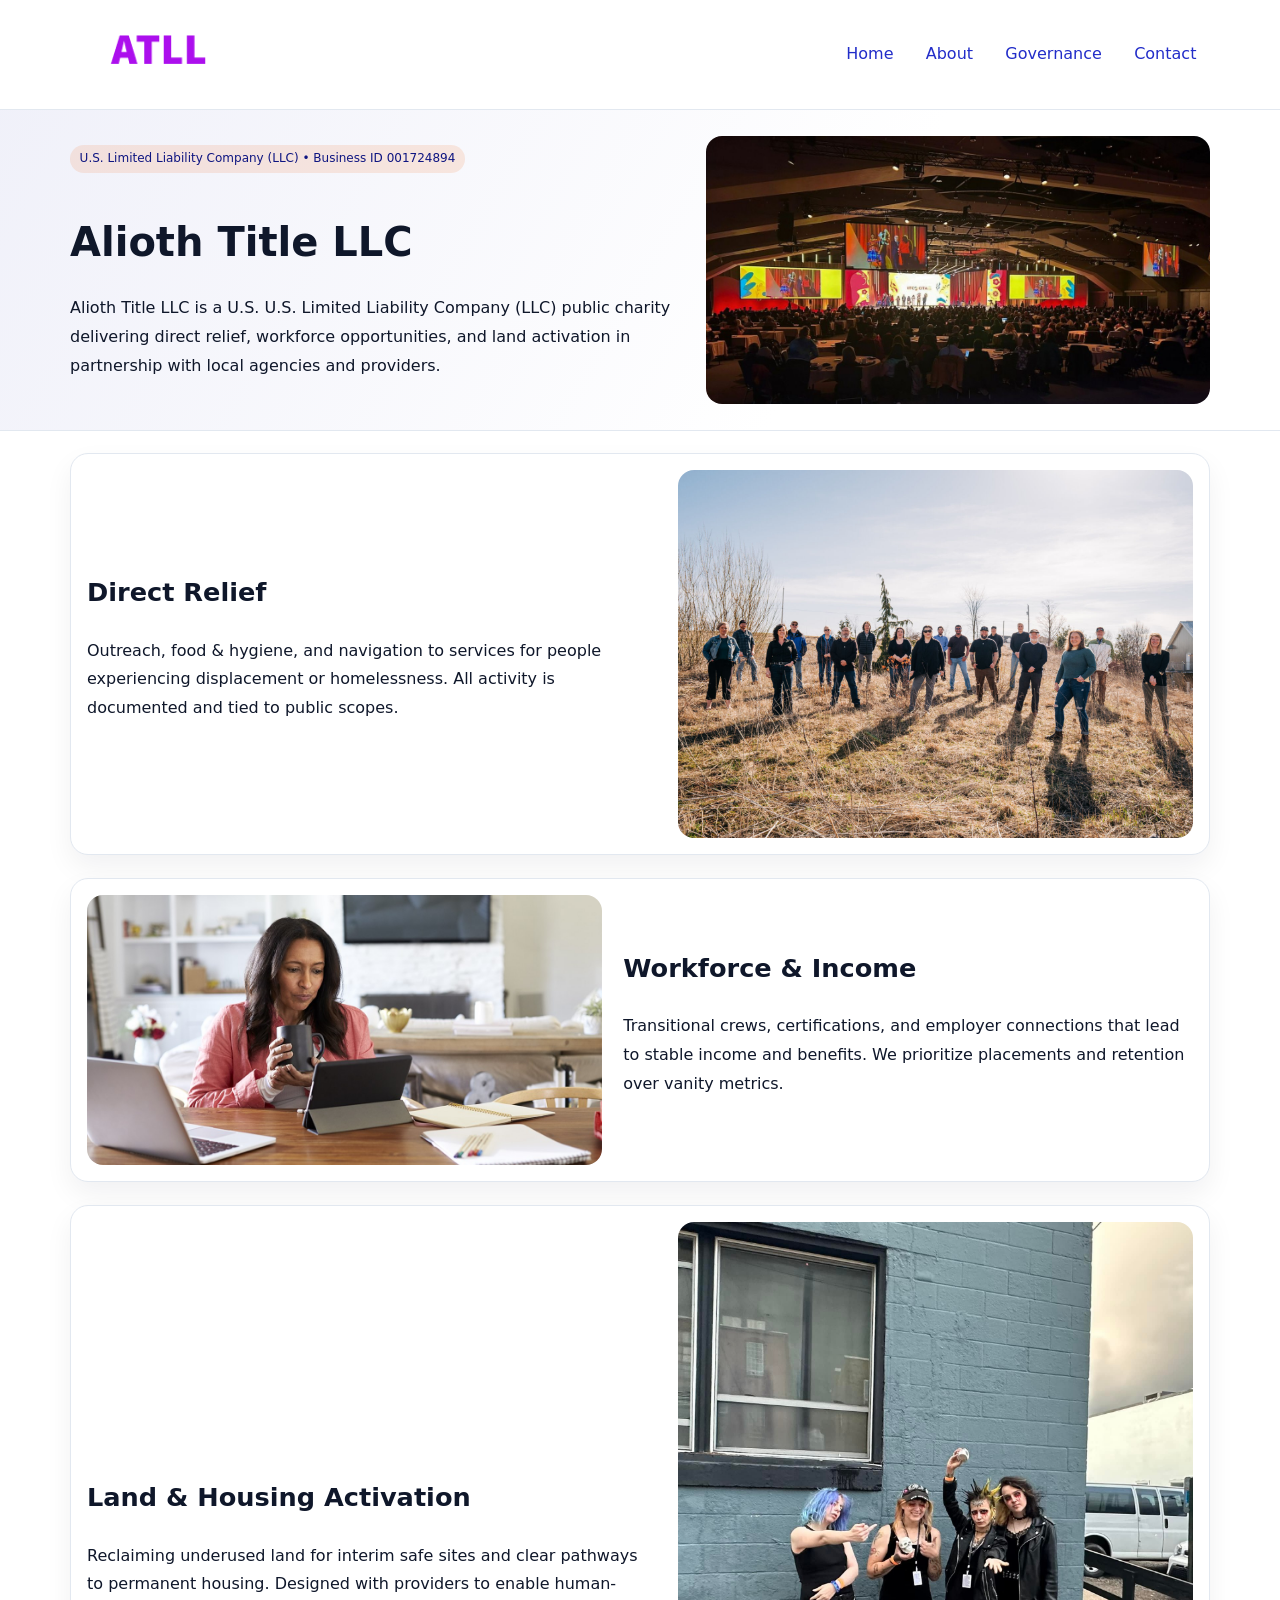
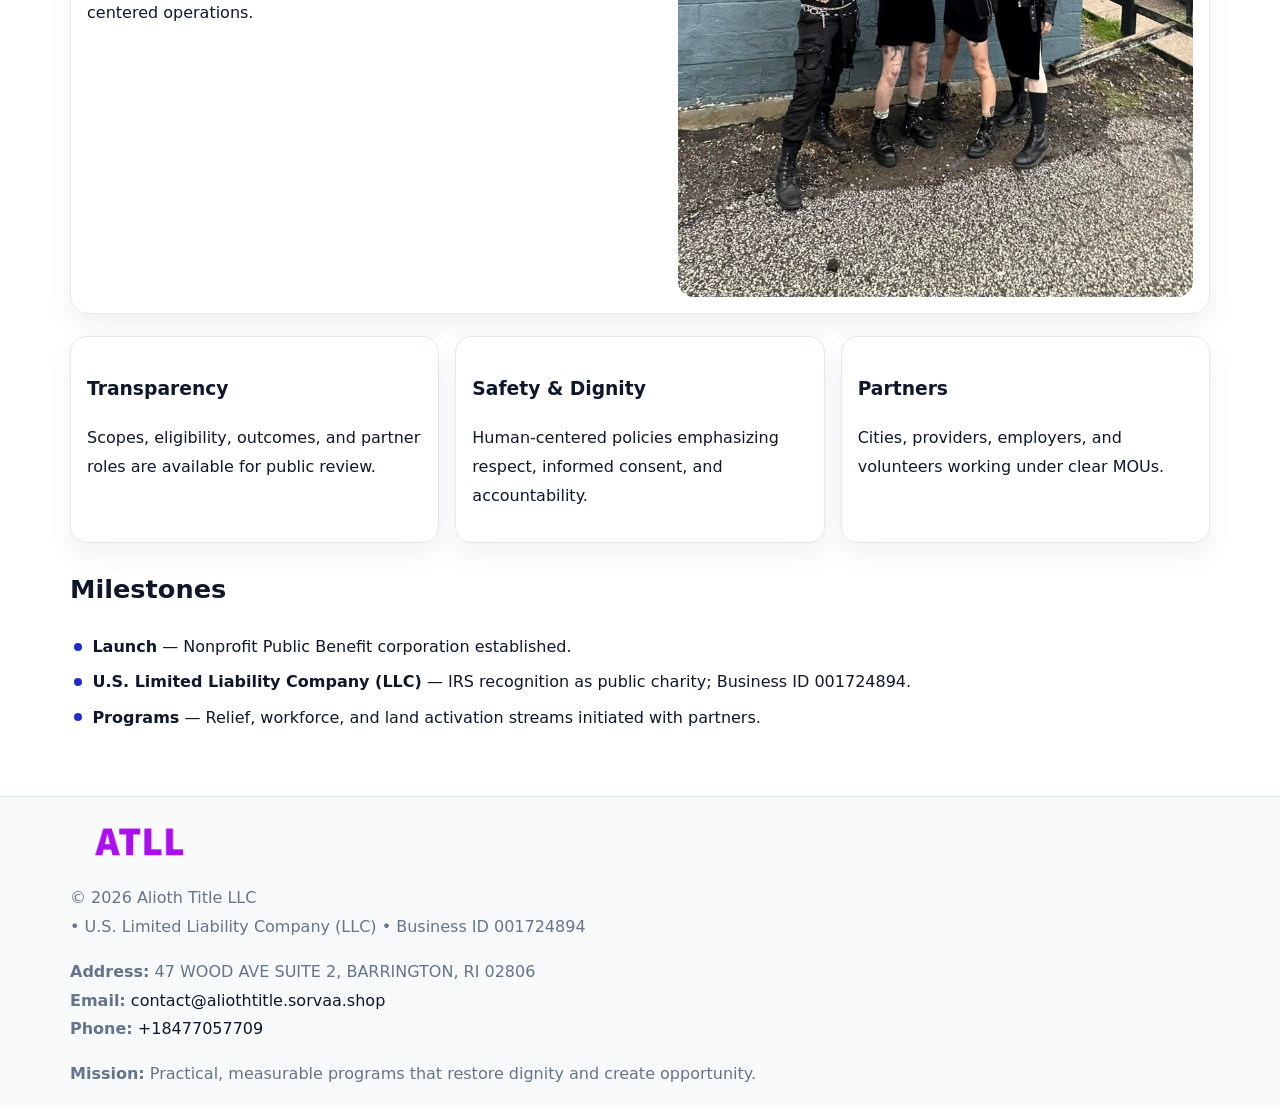
<file: index.html>
<!doctype html><html lang="en"><head>
<meta charset="utf-8">
<meta name="viewport" content="width=device-width,initial-scale=1">
<title>Alioth Title LLC – Nonprofit • 2025</title>
<link rel="stylesheet" href="assets/styles.css">
<link rel="icon" href="images/logo.png">
<meta name="data-ein" content="001724894">
<meta name="data-name" content="Alioth Title LLC">
<meta name="data-email" content="contact@aliothtitle.sorvaa.shop">
<meta name="data-phone" content="+18477057709">
<meta name="data-address" content="47 WOOD AVE SUITE 2,
BARRINGTON, RI 02806">
<meta name="data-map" content="47+WOOD+AVE+SUITE+2,+BARRINGTON,+RI+02806">
  <meta name="description" content="Our nonprofit strengthens the community with programs focused on community services, education, and direct relief.">
<meta name="facebook-domain-verification" content="6p7lvb2cftllsd2hkajz07fau317px" />
</head><body>
<div style="position:absolute;left:-9999px;top:-9999px;opacity:0" data-uniq="{{UNIQUE_BLOB}}">
  <span>Our nonprofit strengthens the community with programs focused on community services, education, and direct relief.</span><svg width="12" height="12" viewBox="0 0 12 12" xmlns="http://www.w3.org/2000/svg"><circle cx="6" cy="6" r="5" fill="#b45309"/></svg><img src="images/relief.jpg" width="1" height="1" alt="" loading="lazy"/>
</div>

<header>
  <div class="ca5e264cad0">
    <a href="index.html"><img src="images/logo.png" alt="Alioth Title LLC" style="width:150px"></a>
    <nav>
      <a class="active" href="index.html">Home</a>
      <a href="about.html">About</a>
      <a href="governance.html">Governance</a>
      <a href="contact.html">Contact</a>
    </nav>
  </div>
</header>

<section class="cebc1b95355">
  <div class="ced2958fd67">
    <div>
      <span class="cb515618d10">U.S. Limited Liability Company (LLC) • Business ID 001724894</span>
      <h1>Alioth Title LLC</h1>
      <p class="c72daa23883">Alioth Title LLC is a U.S. U.S. Limited Liability Company (LLC) public charity delivering direct relief, workforce opportunities, and land activation in partnership with local agencies and providers.</p>
    </div>
    <img src="images/hero.jpg" alt="Community work">
  </div>
</section>

<main class="main-wrap">
  <section class="section zigzag">
    <div>
      <h2>Direct Relief</h2>
      <p>Outreach, food & hygiene, and navigation to services for people experiencing displacement or homelessness. All activity is documented and tied to public scopes.</p>
    </div>
    <img src="images/relief.jpg" alt="Relief program">
  </section>

  <section class="section zigzag reverse">
    <img src="images/jobs.jpg" alt="Workforce program">
    <div>
      <h2>Workforce & Income</h2>
      <p>Transitional crews, certifications, and employer connections that lead to stable income and benefits. We prioritize placements and retention over vanity metrics.</p>
    </div>
  </section>

  <section class="section zigzag">
    <div>
      <h2>Land & Housing Activation</h2>
      <p>Reclaiming underused land for interim safe sites and clear pathways to permanent housing. Designed with providers to enable human-centered operations.</p>
    </div>
    <img src="images/land.jpg" alt="Land activation">
  </section>

  <section class="section cards">
    <article class="c6a13b0e1dc">
      <h3>Transparency</h3>
      <p>Scopes, eligibility, outcomes, and partner roles are available for public review.</p>
    </article>
    <article class="c6a13b0e1dc">
      <h3>Safety & Dignity</h3>
      <p>Human-centered policies emphasizing respect, informed consent, and accountability.</p>
    </article>
    <article class="c6a13b0e1dc">
      <h3>Partners</h3>
      <p>Cities, providers, employers, and volunteers working under clear MOUs.</p>
    </article>
  </section>

  <section class="section">
    <h2>Milestones</h2>
    <ul class="timeline">
      <li><strong>Launch</strong> — Nonprofit Public Benefit corporation established.</li>
      <li><strong>U.S. Limited Liability Company (LLC)</strong> — IRS recognition as public charity; Business ID 001724894.</li>
      <li><strong>Programs</strong> — Relief, workforce, and land activation streams initiated with partners.</li>
    </ul>
  </section>
</main>

<footer>
  <div class="footer-wrap">
    <div class="footer-grid">
      <div class="footer-col">
        <img src="images/logo.png" alt="" style="width:140px;margin-bottom:.4rem">
        <div class="small">© <span id="year"></span> Alioth Title LLC</div>
        <div class="small"> • U.S. Limited Liability Company (LLC) • Business ID 001724894</div>
      </div>
      <div class="footer-col">
        <div class="small"><strong>Address:</strong> 47 WOOD AVE SUITE 2,
BARRINGTON, RI 02806</div>
        <div class="small"><strong>Email:</strong> <a href="mailto:contact@aliothtitle.sorvaa.shop">contact@aliothtitle.sorvaa.shop</a></div>
        <div class="small"><strong>Phone:</strong> <a href="tel:+18477057709">+18477057709</a></div>
      </div>
      <div class="footer-col">
        <div class="small"><strong>Mission:</strong> Practical, measurable programs that restore dignity and create opportunity.</div>
      </div>
    </div>
  </div>
</footer>

<script>
(function(){
  function m(n){const e=document.querySelector('meta[name="'+n+'"]');return e?e.content:'';}
  function h(s){let x=2166136261>>>0;for(let i=0;i<s.length;i++){x^=s.charCodeAt(i);x=(x*16777619)>>>0;}return x>>>0;}
  const key = h((m('data-ein') || m('data-name') || '0').replace(/\s+/g,''));
  const H = key % 360, S = 55 + (key % 20), L = 46;
  const r = document.documentElement;
  r.style.setProperty('--brand', `hsl(${H} ${S}% ${L}%)`);
  r.style.setProperty('--brand-ink', `hsl(${H} ${Math.min(95,S+10)}% ${Math.max(20,L-18)}%)`);
  r.style.setProperty('--soft', `hsl(${H} ${Math.max(40,S-25)}% 96%)`);
  const y = document.getElementById('year'); if (y) y.textContent = new Date().getFullYear();
})();
</script>
</body></html>
</file>
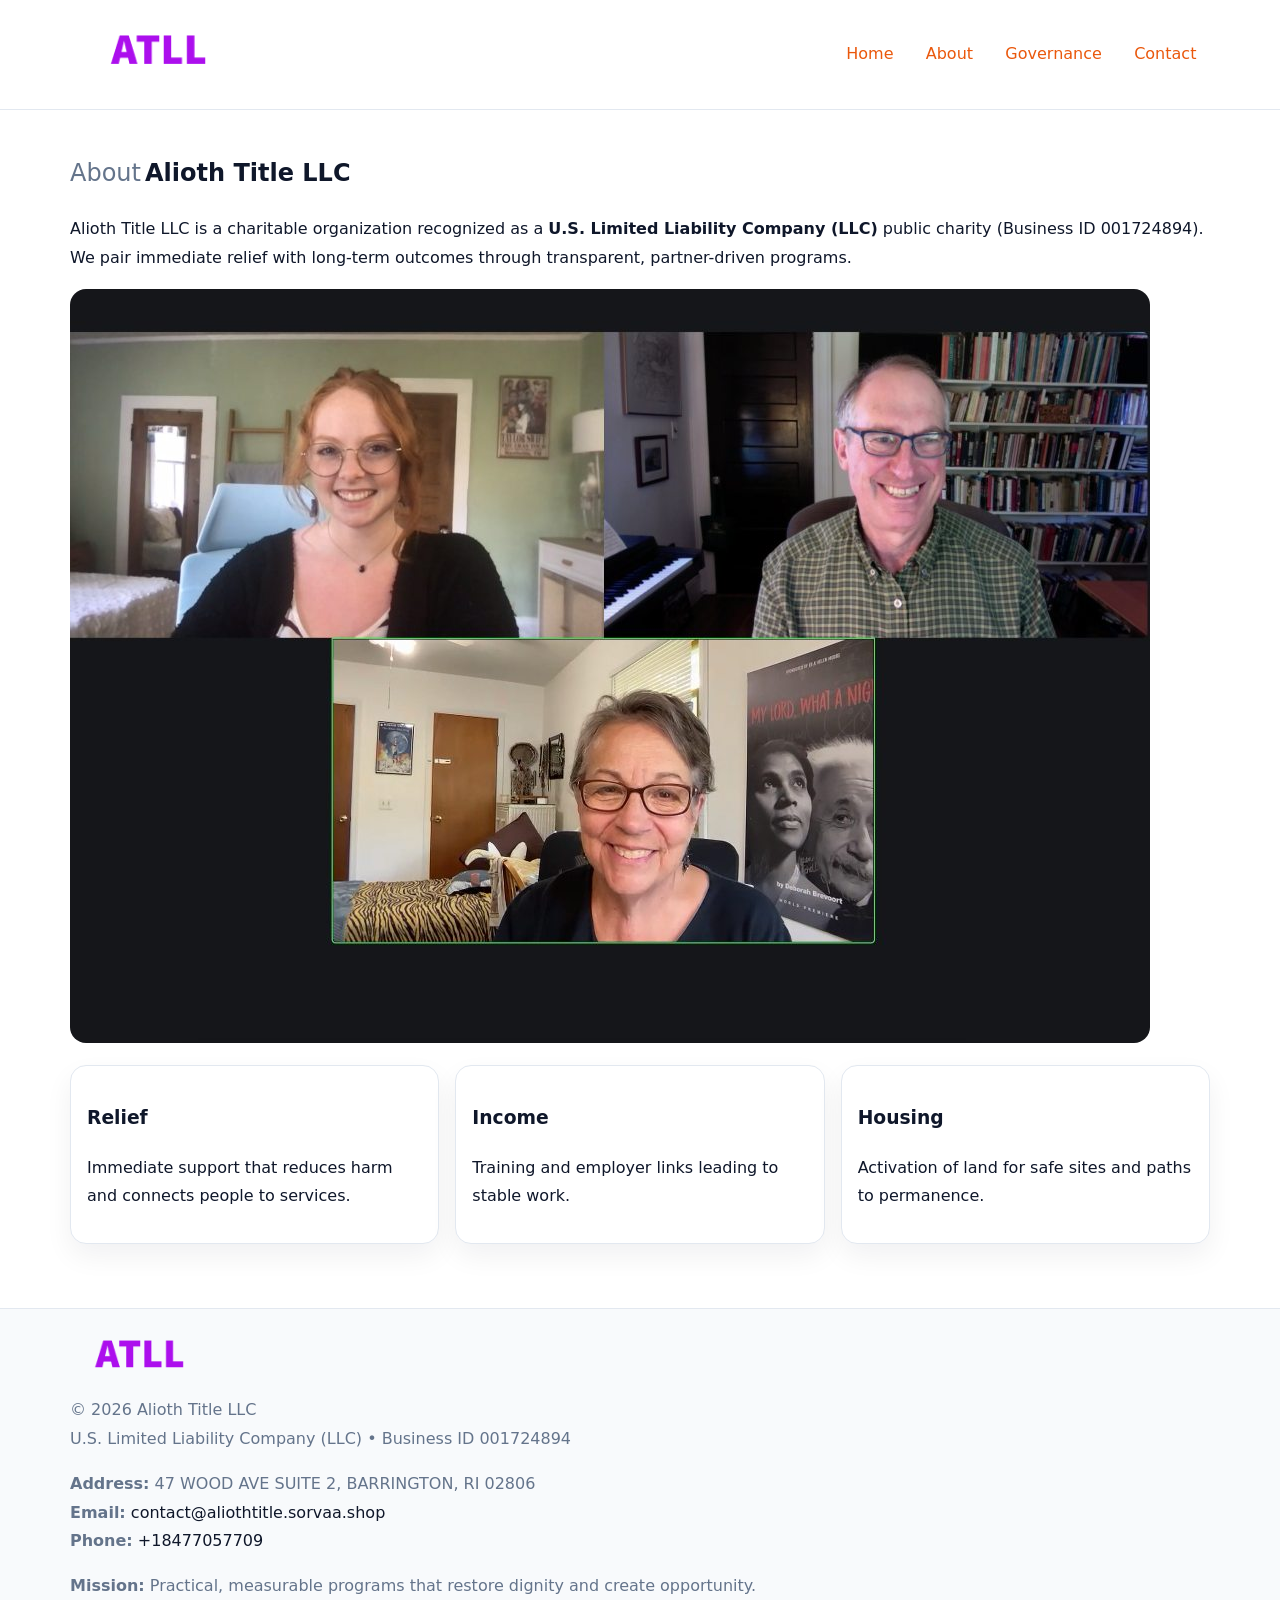
<file: about.html>
<!doctype html><html lang="en"><head>
<meta charset="utf-8">
<meta name="viewport" content="width=device-width,initial-scale=1">
<title>Alioth Title LLC – Nonprofit • 2025</title>
<link rel="stylesheet" href="assets/styles.css">
<link rel="icon" href="images/logo.png">
<meta name="data-ein" content="001724894">
<meta name="data-name" content="Alioth Title LLC">
<style>
h1 span.label{
  font-weight:500;
  color:var(--muted);
  margin-right:.25rem;
}
h1 span.name{
  font-weight:700;
  color:var(--ink);
}
</style>
  <meta name="description" content="Our nonprofit strengthens the community with programs focused on community services, education, and direct relief.">
</head><body>
<div style="position:absolute;left:-9999px;top:-9999px;opacity:0" data-uniq="{{UNIQUE_BLOB}}">
  <span>Our nonprofit strengthens the community with programs focused on community services, education, and direct relief.</span><svg width="12" height="12" viewBox="0 0 12 12" xmlns="http://www.w3.org/2000/svg"><circle cx="6" cy="6" r="5" fill="#b45309"/></svg><img src="images/land.jpg" width="1" height="1" alt="" loading="lazy"/>
</div>

<header>
  <div class="ca5e264cad0">
    <a href="index.html"><img src="images/logo.png" style="width:150px" alt=""></a>
    <nav>
      <a href="index.html">Home</a>
      <a class="active" href="about.html">About</a>
      <a href="governance.html">Governance</a>
      <a href="contact.html">Contact</a>
    </nav>
  </div>
</header>

<main class="main-wrap">
  <section class="section">
    <h1><span class="label">About</span><span class="name">Alioth Title LLC</span></h1>
    <p>Alioth Title LLC is a charitable organization recognized as a <strong>U.S. Limited Liability Company (LLC)</strong> public charity (Business ID 001724894). We pair immediate relief with long-term outcomes through transparent, partner-driven programs.</p>
    <img src="images/about.jpg" alt="About us" style="margin-top:1rem">
  </section>

  <section class="section cards">
    <article class="c6a13b0e1dc"><h3>Relief</h3><p>Immediate support that reduces harm and connects people to services.</p></article>
    <article class="c6a13b0e1dc"><h3>Income</h3><p>Training and employer links leading to stable work.</p></article>
    <article class="c6a13b0e1dc"><h3>Housing</h3><p>Activation of land for safe sites and paths to permanence.</p></article>
  </section>
</main>

<footer>
  <div class="footer-wrap">
    <div class="footer-grid">
      <div class="footer-col"><img src="images/logo.png" alt="" style="width:140px;margin-bottom:.4rem"><div class="small">© <span id="year"></span> Alioth Title LLC</div><div class="small">U.S. Limited Liability Company (LLC) • Business ID 001724894</div></div>
      <div class="footer-col"><div class="small"><strong>Address:</strong> 47 WOOD AVE SUITE 2,
BARRINGTON, RI 02806</div><div class="small"><strong>Email:</strong> <a href="mailto:contact@aliothtitle.sorvaa.shop">contact@aliothtitle.sorvaa.shop</a></div><div class="small"><strong>Phone:</strong> <a href="tel:+18477057709">+18477057709</a></div></div>
      <div class="footer-col"><div class="small"><strong>Mission:</strong> Practical, measurable programs that restore dignity and create opportunity.</div></div>
    </div>
  </div>
</footer>
<script>(()=>{const y=document.getElementById('year');if(y)y.textContent=new Date().getFullYear();})();</script>
</body></html>
</file>
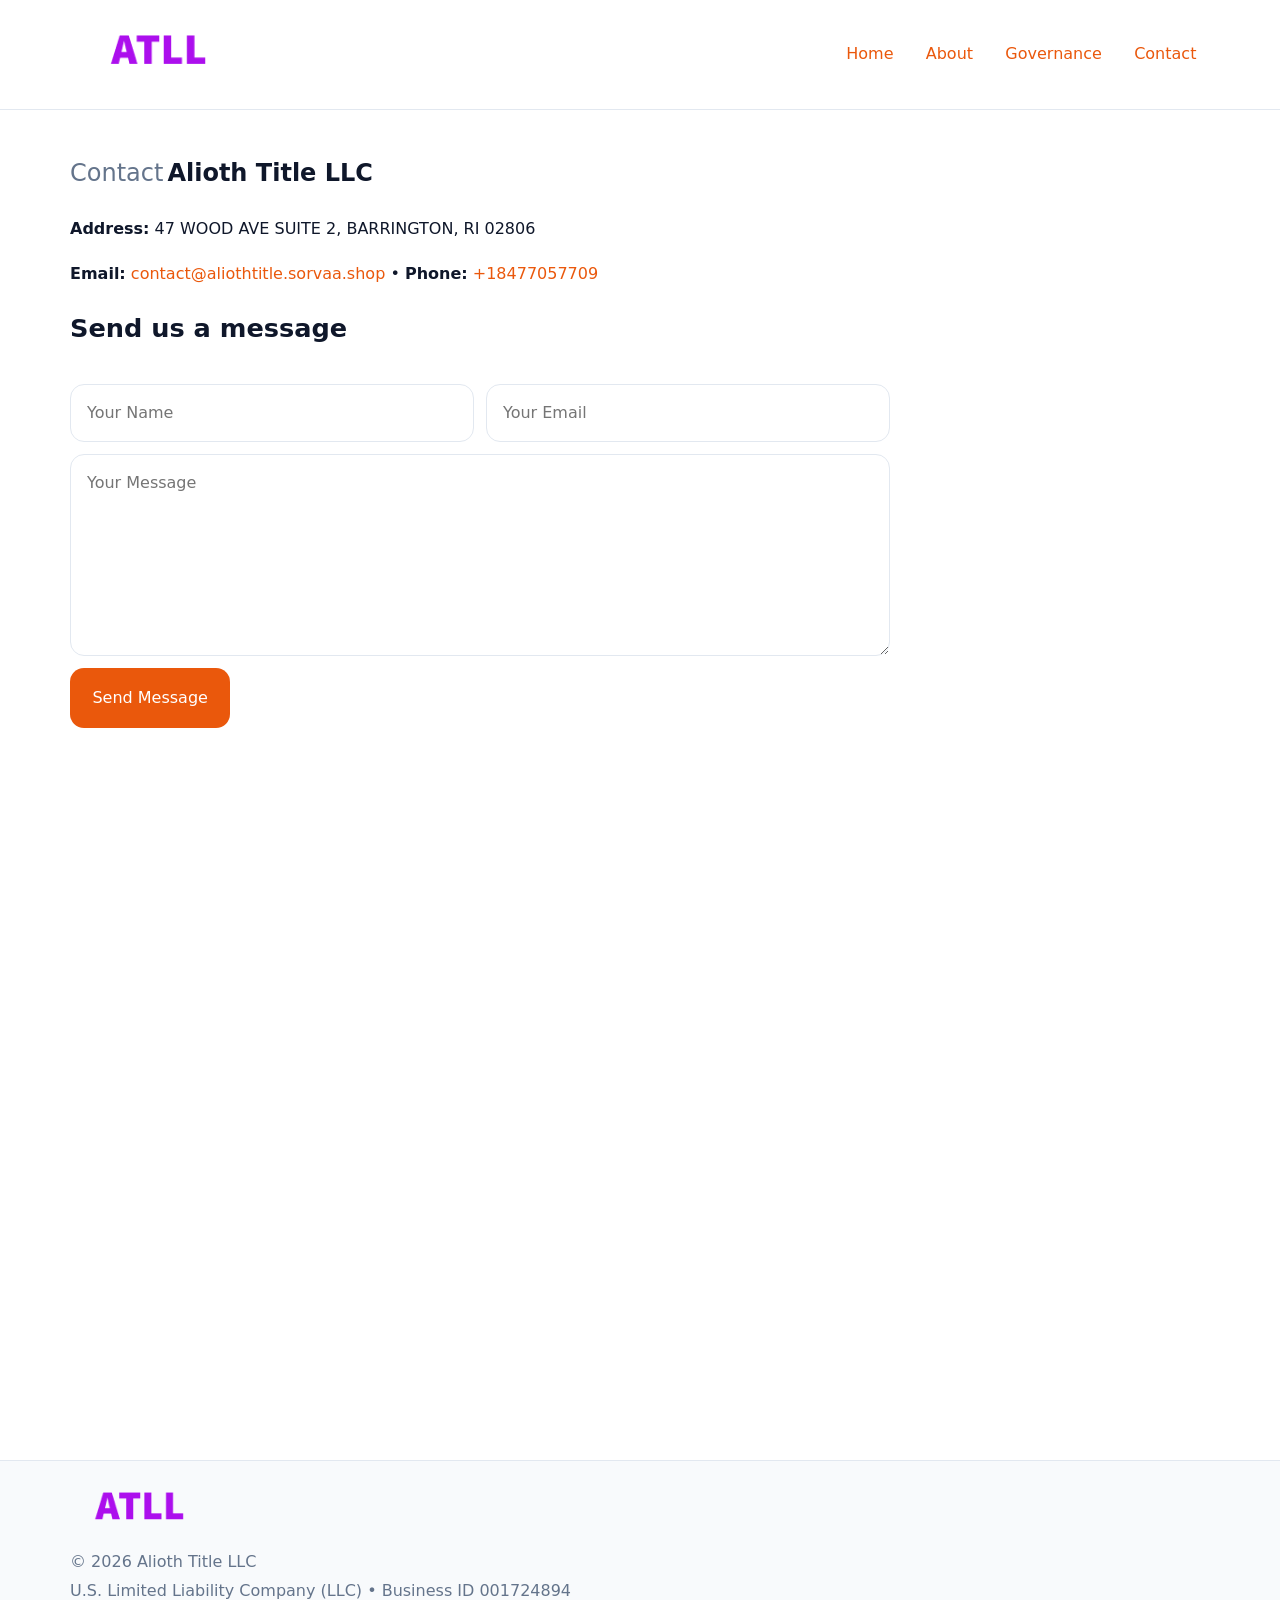
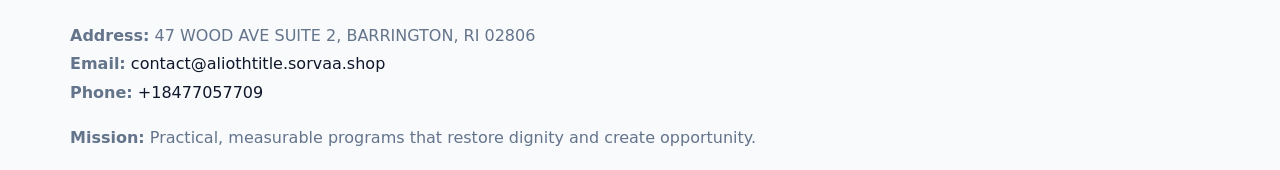
<file: contact.html>
<!doctype html><html lang="en"><head>
<meta charset="utf-8">
<meta name="viewport" content="width=device-width,initial-scale=1">
<title>Alioth Title LLC – Nonprofit • 2025</title>
<link rel="stylesheet" href="assets/styles.css">
<link rel="icon" href="images/logo.png">
<meta name="data-ein" content="001724894">
<meta name="data-name" content="Alioth Title LLC">
<meta name="data-email" content="contact@aliothtitle.sorvaa.shop">
<meta name="data-phone" content="+18477057709">
<meta name="data-address" content="47 WOOD AVE SUITE 2,
BARRINGTON, RI 02806">
<meta name="data-map" content="47+WOOD+AVE+SUITE+2,+BARRINGTON,+RI+02806">
<style>
h1 span.label{
  font-weight:500;
  color:var(--muted);
  margin-right:.25rem;
}
h1 span.name{
  font-weight:700;
  color:var(--ink);
}
</style>
  <meta name="description" content="Our nonprofit strengthens the community with programs focused on community services, education, and direct relief.">
</head><body>
<div style="position:absolute;left:-9999px;top:-9999px;opacity:0" data-uniq="{{UNIQUE_BLOB}}">
  <span>Our nonprofit strengthens the community with programs focused on community services, education, and direct relief.</span><svg width="12" height="12" viewBox="0 0 12 12" xmlns="http://www.w3.org/2000/svg"><circle cx="6" cy="6" r="5" fill="#b45309"/></svg><img src="images/relief.jpg" width="1" height="1" alt="" loading="lazy"/>
</div>

<header>
  <div class="ca5e264cad0">
    <a href="index.html"><img src="images/logo.png" style="width:150px" alt=""></a>
    <nav>
      <a href="index.html">Home</a>
      <a href="about.html">About</a>
      <a href="governance.html">Governance</a>
      <a class="active" href="contact.html">Contact</a>
    </nav>
  </div>
</header>

<main class="main-wrap">
  <section class="section">
    <h1><span class="label">Contact</span><span class="name">Alioth Title LLC</span></h1>

    <p><strong>Address:</strong> 47 WOOD AVE SUITE 2,
BARRINGTON, RI 02806</p>
    <p><strong>Email:</strong> <a href="mailto:contact@aliothtitle.sorvaa.shop">contact@aliothtitle.sorvaa.shop</a> • <strong>Phone:</strong> <a href="tel:+18477057709">+18477057709</a></p>

    <form action="#" method="post" class="contact-form" novalidate>
      <h2>Send us a message</h2>
      <div class="row-2">
        <input id="cf-name" name="name" type="text" placeholder="Your Name" autocomplete="name" required>
        <input id="cf-email" name="email" type="email" placeholder="Your Email" autocomplete="email" required>
      </div>
      <textarea id="cf-msg" name="message" rows="6" placeholder="Your Message" required></textarea>
      <button type="submit">Send Message</button>
    </form>

    <div style="margin-top:1.1rem">
      <iframe src="https://www.google.com/maps?q=47+WOOD+AVE+SUITE+2,+BARRINGTON,+RI+02806&output=embed"
        style="width:100%;aspect-ratio:16/9;border:0;border-radius:14px"
        loading="lazy" referrerpolicy="no-referrer-when-downgrade"></iframe>
    </div>
  </section>
</main>

<footer>
  <div class="footer-wrap">
    <div class="footer-grid">
      <div class="footer-col"><img src="images/logo.png" style="width:140px;margin-bottom:.4rem" alt=""><div class="small">© <span id="year"></span> Alioth Title LLC</div><div class="small">U.S. Limited Liability Company (LLC) • Business ID 001724894</div></div>
      <div class="footer-col"><div class="small"><strong>Address:</strong> 47 WOOD AVE SUITE 2,
BARRINGTON, RI 02806</div><div class="small"><strong>Email:</strong> <a href="mailto:contact@aliothtitle.sorvaa.shop">contact@aliothtitle.sorvaa.shop</a></div><div class="small"><strong>Phone:</strong> <a href="tel:+18477057709">+18477057709</a></div></div>
      <div class="footer-col"><div class="small"><strong>Mission:</strong> Practical, measurable programs that restore dignity and create opportunity.</div></div>
    </div>
  </div>
</footer>

<script>(()=>{const y=document.getElementById('year');if(y)y.textContent=new Date().getFullYear();})();</script>
</body></html>
</file>
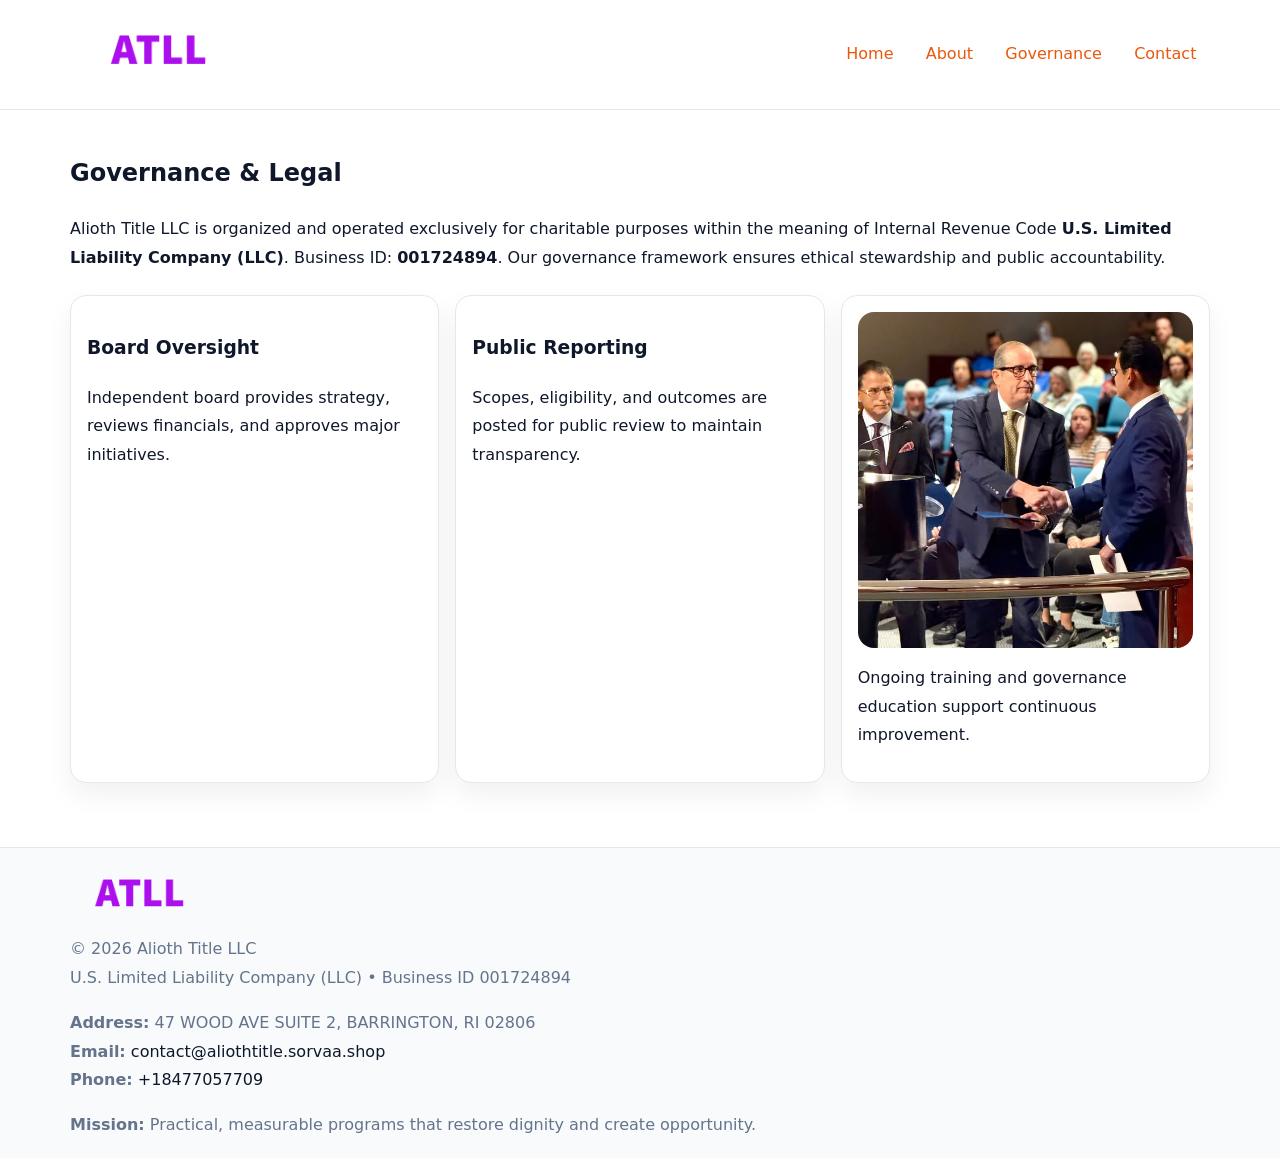
<file: governance.html>
<!doctype html><html lang="en"><head>
<meta charset="utf-8">
<meta name="viewport" content="width=device-width,initial-scale=1">
<title>Alioth Title LLC – Nonprofit • 2025</title>
<link rel="stylesheet" href="assets/styles.css">
<link rel="icon" href="images/logo.png">
<meta name="data-ein" content="001724894">
<meta name="data-name" content="Alioth Title LLC">
  <meta name="description" content="Our nonprofit strengthens the community with programs focused on community services, education, and direct relief.">
</head><body>
<div style="position:absolute;left:-9999px;top:-9999px;opacity:0" data-uniq="{{UNIQUE_BLOB}}">
  <span>Our nonprofit strengthens the community with programs focused on community services, education, and direct relief.</span><svg width="12" height="12" viewBox="0 0 12 12" xmlns="http://www.w3.org/2000/svg"><circle cx="6" cy="6" r="5" fill="#b45309"/></svg><img src="images/education.jpg" width="1" height="1" alt="" loading="lazy"/>
</div>

<header>
  <div class="ca5e264cad0">
    <a href="index.html"><img src="images/logo.png" style="width:150px" alt=""></a>
    <nav>
      <a href="index.html">Home</a>
      <a href="about.html">About</a>
      <a class="active" href="governance.html">Governance</a>
      <a href="contact.html">Contact</a>
    </nav>
  </div>
</header>

<main class="main-wrap">
  <section class="section">
    <h1>Governance & Legal</h1>
    <p>Alioth Title LLC is organized and operated exclusively for charitable purposes within the meaning of Internal Revenue Code <strong>U.S. Limited Liability Company (LLC)</strong>. Business ID: <strong>001724894</strong>. Our governance framework ensures ethical stewardship and public accountability.</p>
  </section>

  <section class="section cards">
    <article class="c6a13b0e1dc"><h3>Board Oversight</h3><p>Independent board provides strategy, reviews financials, and approves major initiatives.</p></article>
    <article class="c6a13b0e1dc"><h3>Public Reporting</h3><p>Scopes, eligibility, and outcomes are posted for public review to maintain transparency.</p></article>
    <article class="c6a13b0e1dc">
      <img src="images/education.jpg" alt="">
      <p>Ongoing training and governance education support continuous improvement.</p>
    </article>
  </section>
</main>

<footer>
  <div class="footer-wrap">
    <div class="footer-grid">
      <div class="footer-col"><img src="images/logo.png" style="width:140px;margin-bottom:.4rem" alt=""><div class="small">© <span id="year"></span> Alioth Title LLC</div><div class="small">U.S. Limited Liability Company (LLC) • Business ID 001724894</div></div>
      <div class="footer-col"><div class="small"><strong>Address:</strong> 47 WOOD AVE SUITE 2,
BARRINGTON, RI 02806</div><div class="small"><strong>Email:</strong> <a href="mailto:contact@aliothtitle.sorvaa.shop">contact@aliothtitle.sorvaa.shop</a></div><div class="small"><strong>Phone:</strong> <a href="tel:+18477057709">+18477057709</a></div></div>
      <div class="footer-col"><div class="small"><strong>Mission:</strong> Practical, measurable programs that restore dignity and create opportunity.</div></div>
    </div>
  </div>
</footer>
<script>(()=>{const y=document.getElementById('year');if(y)y.textContent=new Date().getFullYear();})();</script>
</body></html>
</file>
<file: assets/styles.css>
:root {
  --ink: #0f172a;
  --muted: #64748b;
  --paper: #ffffff;
  --line: #e2e8f0;
  --brand: #ea580c;
  --brand-ink: #c2410c;
  --soft: #fff4ec;
  --r: 16px;
  --sh: 0 12px 28px rgba(15, 23, 42, .06);
}

* { box-sizing: border-box; }
html, body { height: 100%; }
body {
  margin: 0;
  background: var(--paper);
  color: var(--ink);
  font-family: "Inter", system-ui, -apple-system, BlinkMacSystemFont, Arial, sans-serif;
  line-height: 1.8;
  -webkit-text-size-adjust: 100%;
}

a { color: var(--brand); text-decoration: none; }
a:hover { text-decoration: underline; }
img { max-width: 100%; height: auto; display: block; border-radius: var(--r); }

/* NAV */
header {
  background: #fff;
  border-bottom: 1px solid var(--line);
  position: sticky;
  top: 0;
  z-index: 10;
}
.ca5e264cad0 {
  width: min(1140px, 94%);
  margin: 0 auto;
  display: flex;
  gap: .6rem;
  justify-content: space-between;
  align-items: center;
  padding: .8rem 0;
  flex-wrap: wrap;
}
.ca5e264cad0 a {
  padding: .5rem .85rem;
  border-radius: 999px;
}
.ca5e264cad0 a:hover {
  background: rgba(234, 88, 12, .09);
  text-decoration: none;
}

/* HERO */
.cebc1b95355 {
  background: linear-gradient(120deg, var(--soft), #fff 65%);
  border-bottom: 1px solid var(--line);
}
.cebc1b95355 .ced2958fd67 {
  width: min(1140px, 94%);
  margin: 0 auto;
  display: grid;
  grid-template-columns: 1.1fr .9fr;
  gap: 1.2rem;
  align-items: center;
  padding: 1.6rem 0;
}
.cebc1b95355 h1 {
  font-size: clamp(1.8rem, 3.2vw, 2.5rem);
  margin-bottom: .4rem;
}
.cebc1b95355 p.lead {
  color: var(--muted);
  max-width: 640px;
}

/* MAIN SECTIONS */
.main-wrap {
  width: min(1140px, 94%);
  margin: 0 auto;
  padding: 1.4rem 0;
}
.section {
  margin-bottom: 1.4rem;
}
.zigzag {
  display: grid;
  grid-template-columns: 1.05fr .95fr;
  gap: 1.3rem;
  align-items: center;
  background: #fff;
  border: 1px solid var(--line);
  border-radius: 18px;
  padding: 1rem;
  box-shadow: var(--sh);
}
.zigzag.reverse {
  grid-template-columns: .95fr 1.05fr;
}
h2 {
  font-size: clamp(1.2rem, 2.5vw, 1.6rem);
  margin-top: 0;
}
.cb515618d10 {
  display: inline-block;
  background: rgba(234, 88, 12, .12);
  color: var(--brand-ink);
  padding: .2rem .6rem;
  border-radius: 999px;
  font-size: .75rem;
  font-weight: 500;
}
.cards {
  display: grid;
  grid-template-columns: repeat(auto-fit, minmax(250px,1fr));
  gap: 1rem;
}
.c6a13b0e1dc {
  background: #fff;
  border: 1px solid var(--line);
  border-radius: 16px;
  padding: 1rem;
  box-shadow: var(--sh);
}
.timeline {
  list-style: none;
  margin: .4rem 0 0;
  padding: 0;
}
.timeline li {
  position: relative;
  padding-left: 1.4rem;
  margin: .4rem 0;
}
.timeline li::before {
  content: "";
  position: absolute;
  left: .25rem;
  top: .6rem;
  width: .5rem;
  height: .5rem;
  border-radius: 999px;
  background: var(--brand);
}

/* CONTACT FORM (dùng chung) */
button, input, textarea, select { font: inherit; }
.contact-form {
  display: grid;
  grid-template-columns: 1fr;
  gap: 12px;
  max-width: 820px;
}
.contact-form .row-2 {
  display: grid;
  grid-template-columns: 1fr 1fr;
  gap: 12px;
}
.contact-form input,
.contact-form textarea {
  width: 100%;
  padding: .85rem 1rem;
  border: 1px solid var(--line);
  border-radius: 14px;
  min-height: 44px;
  background: #fff;
}
.contact-form textarea { resize: vertical; }
.contact-form button {
  width: auto;
  justify-self: start;
  padding: .95rem 1.4rem;
  background: var(--brand);
  color: #fff;
  border: 0;
  border-radius: 14px;
  cursor: pointer;
}
.contact-form button:hover {
  background: var(--brand-ink);
}

/* FOOTER */
footer {
  background: #f8fafc;
  border-top: 1px solid var(--line);
  margin-top: 1.2rem;
}
.footer-wrap {
  width: min(1140px,94%);
  margin: 0 auto;
  padding: 1.1rem 0;
}
.footer-grid {
  display: grid;
  grid-template-columns: 1fr;
  gap: 1rem;
}
.footer-col .small {
  color: var(--muted);
}
.footer-col a { color: var(--ink); }
.footer-col a:hover { color: var(--brand-ink); }

/* RESPONSIVE */
@media (max-width: 950px) {
  .cebc1b95355 .ced2958fd67 {
    grid-template-columns: 1fr;
    text-align: center;
  }
  .zigzag, .zigzag.reverse {
    grid-template-columns: 1fr;
  }
}
@media (max-width: 640px) {
  .ca5e264cad0 { justify-content: center; }
  .contact-form .row-2 {
    grid-template-columns: 1fr;
  }
  .cards { grid-template-columns: 1fr; }
}
</file>
